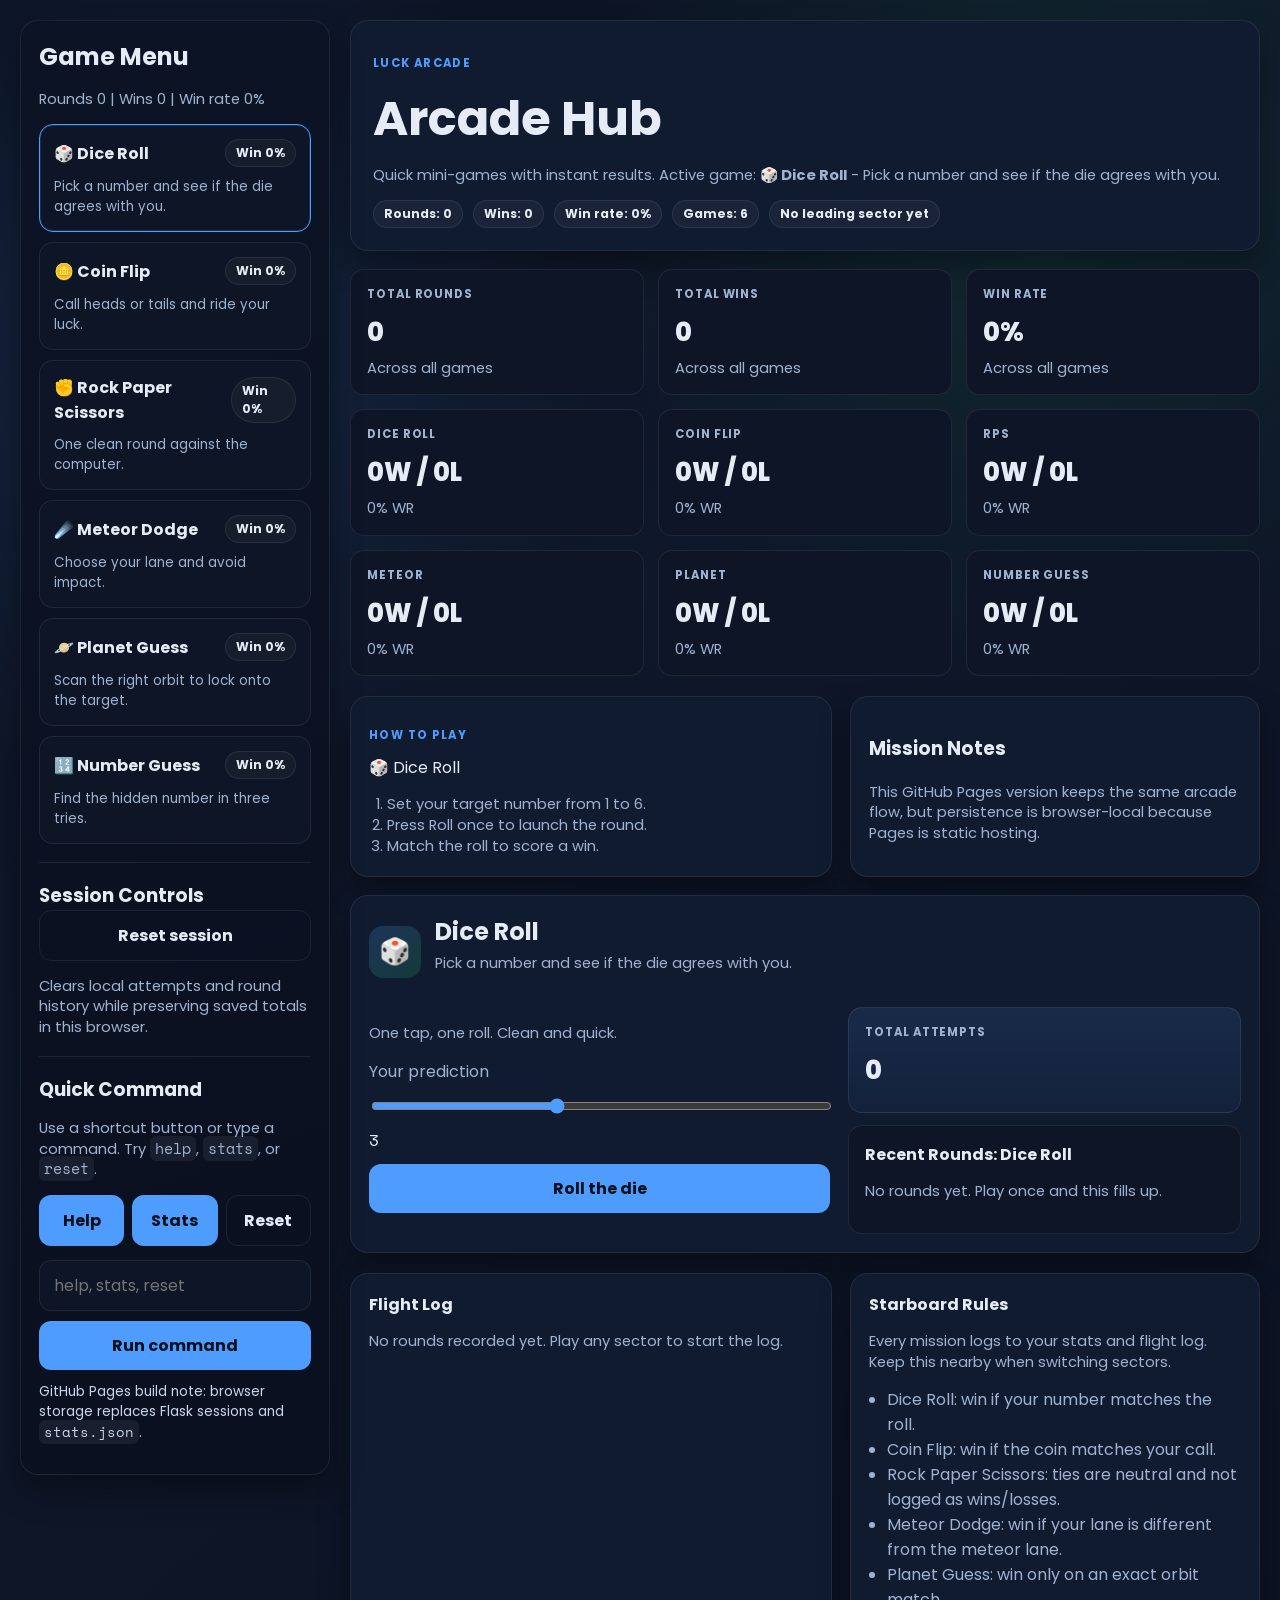
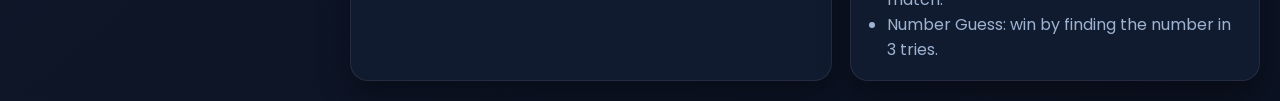
<file: docs/index.html>
<!doctype html>
<html lang="en">
<head>
  <meta charset="utf-8">
  <meta name="viewport" content="width=device-width, initial-scale=1">
  <title>Luck Arcade</title>
  <link rel="preconnect" href="https://fonts.googleapis.com">
  <link rel="preconnect" href="https://fonts.gstatic.com" crossorigin>
  <link href="https://fonts.googleapis.com/css2?family=Poppins:wght@400;500;600;700;800&family=Space+Mono:wght@400;700&display=swap" rel="stylesheet">
  <link rel="stylesheet" href="styles.css">
</head>
<body>
  <div id="app"></div>
  <script src="app.js"></script>
</body>
</html>
</file>
<file: docs/styles.css>
:root {
  --bg: #0f172a;
  --panel: #111b30;
  --panel-2: #0d1526;
  --text: #e6ecf5;
  --muted: #9fb3d1;
  --accent: #4f9cff;
  --accent-2: #22c55e;
  --danger: #ef4444;
  --edge: rgba(255, 255, 255, 0.08);
  --shadow: 0 16px 30px rgba(0, 0, 0, 0.35);
}

* { box-sizing: border-box; }
html, body {
  margin: 0;
  min-height: 100%;
  font-family: "Poppins", sans-serif;
  color: var(--text);
  background:
    radial-gradient(circle at 12% 20%, rgba(79,156,255,0.12), transparent 26%),
    radial-gradient(circle at 82% 12%, rgba(34,197,94,0.10), transparent 26%),
    linear-gradient(140deg, #0b1222 0%, #0f172a 40%, #0b1222 100%);
}

a { color: inherit; text-decoration: none; }
button, input { font: inherit; }

.app-shell {
  max-width: 1380px;
  margin: 0 auto;
  padding: 20px;
  display: grid;
  grid-template-columns: 310px minmax(0, 1fr);
  gap: 20px;
}

.panel {
  border-radius: 18px;
  border: 1px solid var(--edge);
  background: var(--panel);
  box-shadow: var(--shadow);
}

.sidebar {
  padding: 18px;
  position: sticky;
  top: 20px;
  height: fit-content;
  background: linear-gradient(160deg, #0c1324 0%, #0a1020 100%);
}

.sidebar h2, .sidebar h3, .hero-title, .game-title, .brief-title { margin: 0; }
.sidebar-copy, .sidebar-note, .metric-subtext, .history-empty, .feed-item, .rulebook-copy, .rulebook-list li, .brief-list li, .game-subtitle, .hero-copy, .result-text, label, .game-tip {
  color: var(--muted);
}
.sidebar-copy, .sidebar-note, .metric-subtext, .history-empty, .feed-item, .rulebook-copy, .brief-list li, .game-subtitle, .hero-copy, .result-text, .game-tip { font-size: 0.92rem; line-height: 1.4; }
.sidebar-section { margin-top: 18px; padding-top: 18px; border-top: 1px solid var(--edge); }

.game-nav { display: grid; gap: 10px; margin-top: 14px; }
.selector-card {
  display: block;
  width: 100%;
  text-align: left;
  padding: 14px;
  border-radius: 14px;
  border: 1px solid var(--edge);
  background: var(--panel-2);
  color: var(--text);
  cursor: pointer;
}
.selector-card.active { border-color: var(--accent); box-shadow: 0 0 0 1px rgba(79, 156, 255, 0.2) inset; }
.selector-row { display: flex; justify-content: space-between; gap: 10px; align-items: center; }
.selector-title, .history-title, .feed-title, .rulebook-title, .metric-label, .result-top, .brief-kicker, .hero-kicker {
  font-weight: 700;
}
.selector-title, .history-title, .feed-title, .rulebook-title { margin: 0; }
.selector-rate, .hero-chip {
  border-radius: 999px;
  border: 1px solid var(--edge);
  background: rgba(255,255,255,0.04);
  padding: 4px 10px;
  font-size: 0.76rem;
  font-weight: 700;
}
.selector-sub { margin: 10px 0 0; font-size: 0.84rem; color: var(--muted); }

.main-content { display: grid; gap: 18px; }
.hero { padding: 22px; }
.hero-kicker, .brief-kicker {
  color: var(--accent);
  text-transform: uppercase;
  letter-spacing: 0.12em;
  font-size: 0.72rem;
}
.hero-title { font-size: clamp(2rem, 4vw, 3rem); margin-top: 8px; }
.hero-copy { margin: 10px 0 0; max-width: 920px; }
.hero-row { margin-top: 14px; display: flex; gap: 10px; flex-wrap: wrap; }

.stats-grid {
  display: grid;
  grid-template-columns: repeat(3, minmax(0, 1fr));
  gap: 14px;
}
.metric-card {
  padding: 16px;
  border-radius: 14px;
  border: 1px solid var(--edge);
  background: var(--panel-2);
}
.metric-card.accent { background: linear-gradient(180deg, rgba(79,156,255,0.12), rgba(79,156,255,0.05)); }
.metric-label { text-transform: uppercase; letter-spacing: 0.08em; font-size: 0.72rem; color: var(--muted); margin: 0; }
.metric-value { font-size: 1.6rem; font-weight: 800; margin: 10px 0 6px; }
.metric-subtext { margin: 0; }

.two-col {
  display: grid;
  grid-template-columns: 1.08fr 0.92fr;
  gap: 18px;
}
.section-gap { margin-top: 2px; }
.brief-card, .info-panel, .game-panel, .feed-card, .rulebook { padding: 18px; }
.brief-list, .rulebook-list, .history-card ul { padding-left: 18px; margin: 14px 0 0; }

.game-heading { display: flex; gap: 14px; align-items: center; }
.game-icon {
  width: 52px;
  height: 52px;
  display: grid;
  place-items: center;
  border-radius: 14px;
  background: linear-gradient(135deg, rgba(79,156,255,0.2), rgba(34,197,94,0.18));
  font-size: 1.6rem;
}
.game-subtitle { margin-top: 4px; }
.game-tip { margin: 16px 0; }
.result-banner {
  margin-top: 16px;
  padding: 14px;
  border-radius: 14px;
  border: 1px solid var(--edge);
  background: var(--panel-2);
}
.result-win { border-color: rgba(34,197,94,0.55); }
.result-loss { border-color: rgba(239,68,68,0.55); }
.result-neutral { border-color: rgba(255,255,255,0.14); }
.result-top { margin: 0; font-size: 0.95rem; }
.result-text { margin: 8px 0 0; }
.game-layout { margin-top: 18px; }
.game-form { display: grid; gap: 12px; }

input[type="text"],
input[type="range"] {
  width: 100%;
}

input[type="text"] {
  padding: 12px 14px;
  border-radius: 12px;
  border: 1px solid var(--edge);
  background: var(--panel-2);
  color: var(--text);
}

input[type="range"] {
  accent-color: var(--accent);
}

output {
  display: inline-block;
  min-width: 24px;
  font-family: "Space Mono", monospace;
  color: var(--text);
}

.segmented {
  display: grid;
  grid-template-columns: repeat(2, minmax(0, 1fr));
  gap: 8px;
}
.segmented.triple { grid-template-columns: repeat(3, minmax(0, 1fr)); }
.segmented label { position: relative; }
.segmented input { position: absolute; opacity: 0; pointer-events: none; }
.segmented span {
  display: block;
  text-align: center;
  padding: 12px;
  border-radius: 12px;
  border: 1px solid var(--edge);
  background: var(--panel-2);
  color: var(--text);
  font-weight: 600;
  cursor: pointer;
}
.segmented input:checked + span {
  background: var(--accent);
  color: #08101c;
  border-color: var(--accent);
}

.button {
  border: 0;
  border-radius: 12px;
  padding: 12px 14px;
  background: var(--accent);
  color: #08101c;
  font-weight: 700;
  cursor: pointer;
}
.button-secondary {
  background: transparent;
  color: var(--text);
  border: 1px solid var(--edge);
}
.full { width: 100%; }
.quick-grid { display: grid; grid-template-columns: repeat(3, 1fr); gap: 8px; margin: 14px 0; }
.command-form { display: grid; gap: 10px; }
.side-metrics { display: grid; gap: 12px; }
.history-card {
  border-radius: 14px;
  border: 1px solid var(--edge);
  background: var(--panel-2);
  padding: 16px;
}
.feed-item + .feed-item { margin-top: 10px; padding-top: 10px; border-top: 1px solid var(--edge); }
.note-line {
  margin-top: 12px;
  color: #c9d7ea;
  font-size: 0.85rem;
}

code {
  font-family: "Space Mono", monospace;
  background: rgba(255,255,255,0.06);
  padding: 2px 5px;
  border-radius: 6px;
}

@media (max-width: 1100px) {
  .app-shell, .two-col { grid-template-columns: 1fr; }
  .sidebar { position: static; }
}

@media (max-width: 720px) {
  .app-shell { padding: 14px; }
  .stats-grid { grid-template-columns: 1fr; }
  .quick-grid, .segmented, .segmented.triple { grid-template-columns: 1fr; }
}
</file>
